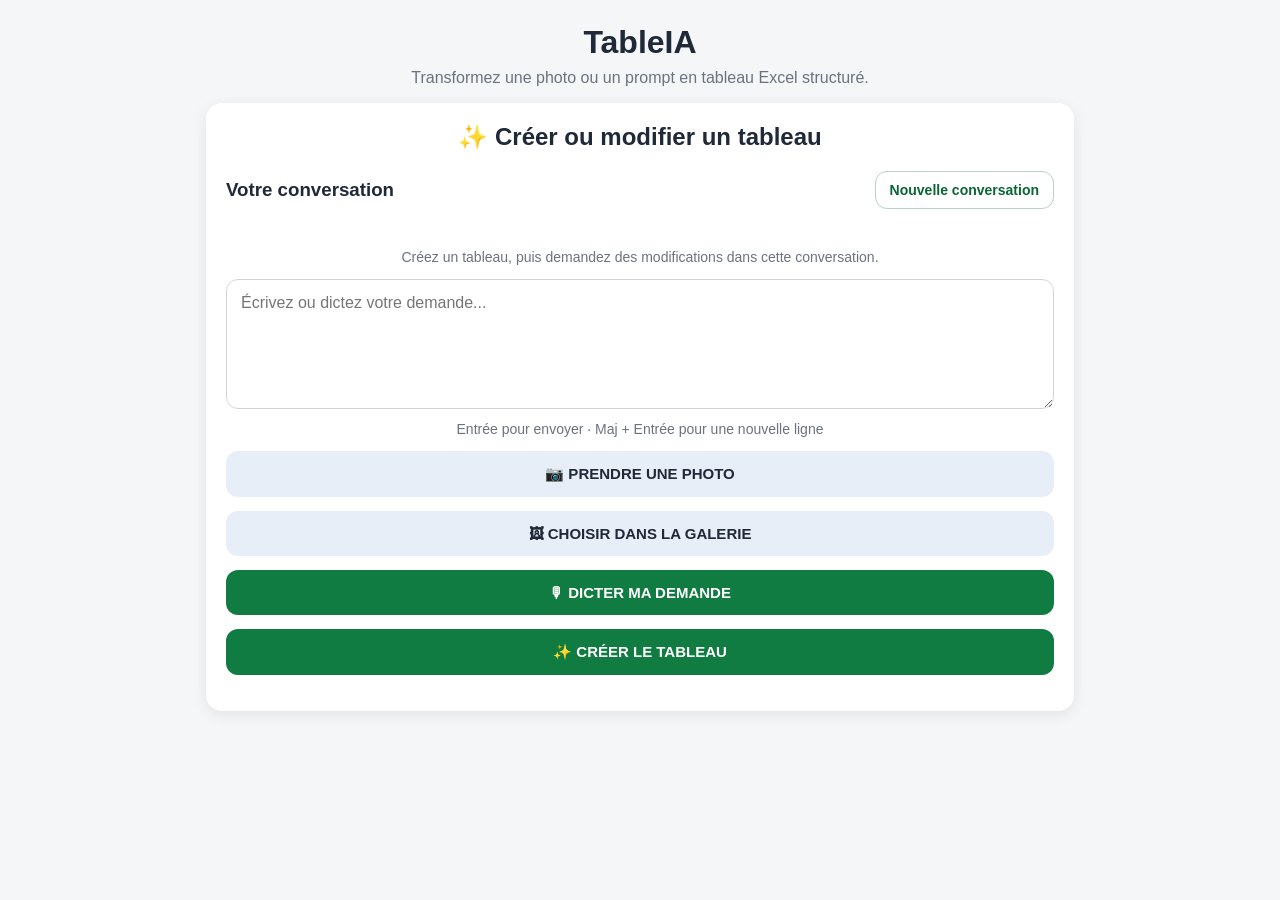
<file: index.html>
<!DOCTYPE html>
<html lang="fr">
<head>
    <meta charset="UTF-8">

    <meta
        name="viewport"
        content="width=device-width, initial-scale=1.0"
    >

    <title>TableIA Excel</title>

    <link
        rel="stylesheet"
        href="style.css?v=20261120-4"
    >
</head>

<body>

    <main class="app">

        <header class="header">

            <h1>TableIA</h1>

            <p>
                Transformez une photo ou un prompt
                en tableau Excel structuré.
            </p>

<section class="card">

    <h2>
        ✨ Créer ou modifier un tableau
    </h2>

    <section id="conversationPanel" class="conversation-panel" aria-label="Votre conversation" hidden>
        <div class="conversation-heading">
            <h3>Votre conversation</h3>
            <button id="newConversationButton" type="button">Nouvelle conversation</button>
        </div>
        <div id="conversationMessages" class="conversation-messages" role="log" aria-live="polite"></div>
        <p id="conversationHint" class="conversation-hint">Créez un tableau, puis demandez des modifications dans cette conversation.</p>
    </section>

    <textarea
        id="textPrompt"
        rows="5"
        placeholder="Écrivez ou dictez votre demande..."
        aria-label="Votre demande pour TableIA"
    ></textarea>

    <p id="sendHint" class="send-hint" hidden>Entrée pour envoyer · Maj + Entrée pour une nouvelle ligne</p>


    <label
        id="cameraButton"
        for="cameraInput"
        class="photo-button"
    >
        📷 PRENDRE UNE PHOTO
    </label>

    <input
        id="cameraInput"
        type="file"
        accept="image/*"
        capture="environment"
    >


    <label
        for="galleryInput"
        class="photo-button"
    >
        🖼 CHOISIR DANS LA GALERIE
    </label>

    <input
        id="galleryInput"
        type="file"
        accept="image/*"
    >


    <img
        id="photoPreview"
        class="photo-preview"
        alt="Aperçu du document"
    >


    <button
        id="voiceButton"
        type="button"
    >
        🎙 DICTER MA DEMANDE
    </button>


    <button
        id="textAnalyzeButton"
        type="button"
    >
        ✨ CRÉER LE TABLEAU
    </button>


    <button
        id="clearPromptButton"
        type="button"
    >
        🧹 EFFACER LA DEMANDE
    </button>

    <p
        id="status"
        class="status"
    ></p>

        </section>

        <section
            id="resultSection"
            class="card result-section"
        >

            <h2>
                Tableau détecté
            </h2>

            <div
                id="tableContainer"
                class="table-container"
            ></div>

<button
    id="undoTableButton"
    type="button"
>
    ↩ ANNULER LA DERNIÈRE MODIFICATION
</button>
            
<button
    id="deleteTableButton"
    type="button"
>
    🗑 SUPPRIMER LE TABLEAU
</button>

<button
    id="insertExcelButton"
    type="button"
    disabled
>
    📊 INSÉRER DANS EXCEL
</button>

        </section>

    </main>

<dialog id="webCameraDialog" class="camera-dialog" aria-labelledby="webCameraTitle">
    <h2 id="webCameraTitle">Prendre une photo</h2>
    <p id="webCameraStatus" role="status">Activation de la caméra…</p>
    <video id="webCameraVideo" autoplay playsinline muted></video>
    <div class="camera-actions">
        <button id="capturePhotoButton" type="button" disabled>📷 Prendre la photo</button>
        <button id="cancelPhotoButton" type="button">Annuler</button>
    </div>
</dialog>

<script src="https://officeapis.public.onecdn.static.microsoft/1/office.js"></script>
<script src="xlsx-export.js?v=20261120-4"></script>
<script src="app.js?v=20261120-4"></script>
</body>
  </html>
</file>
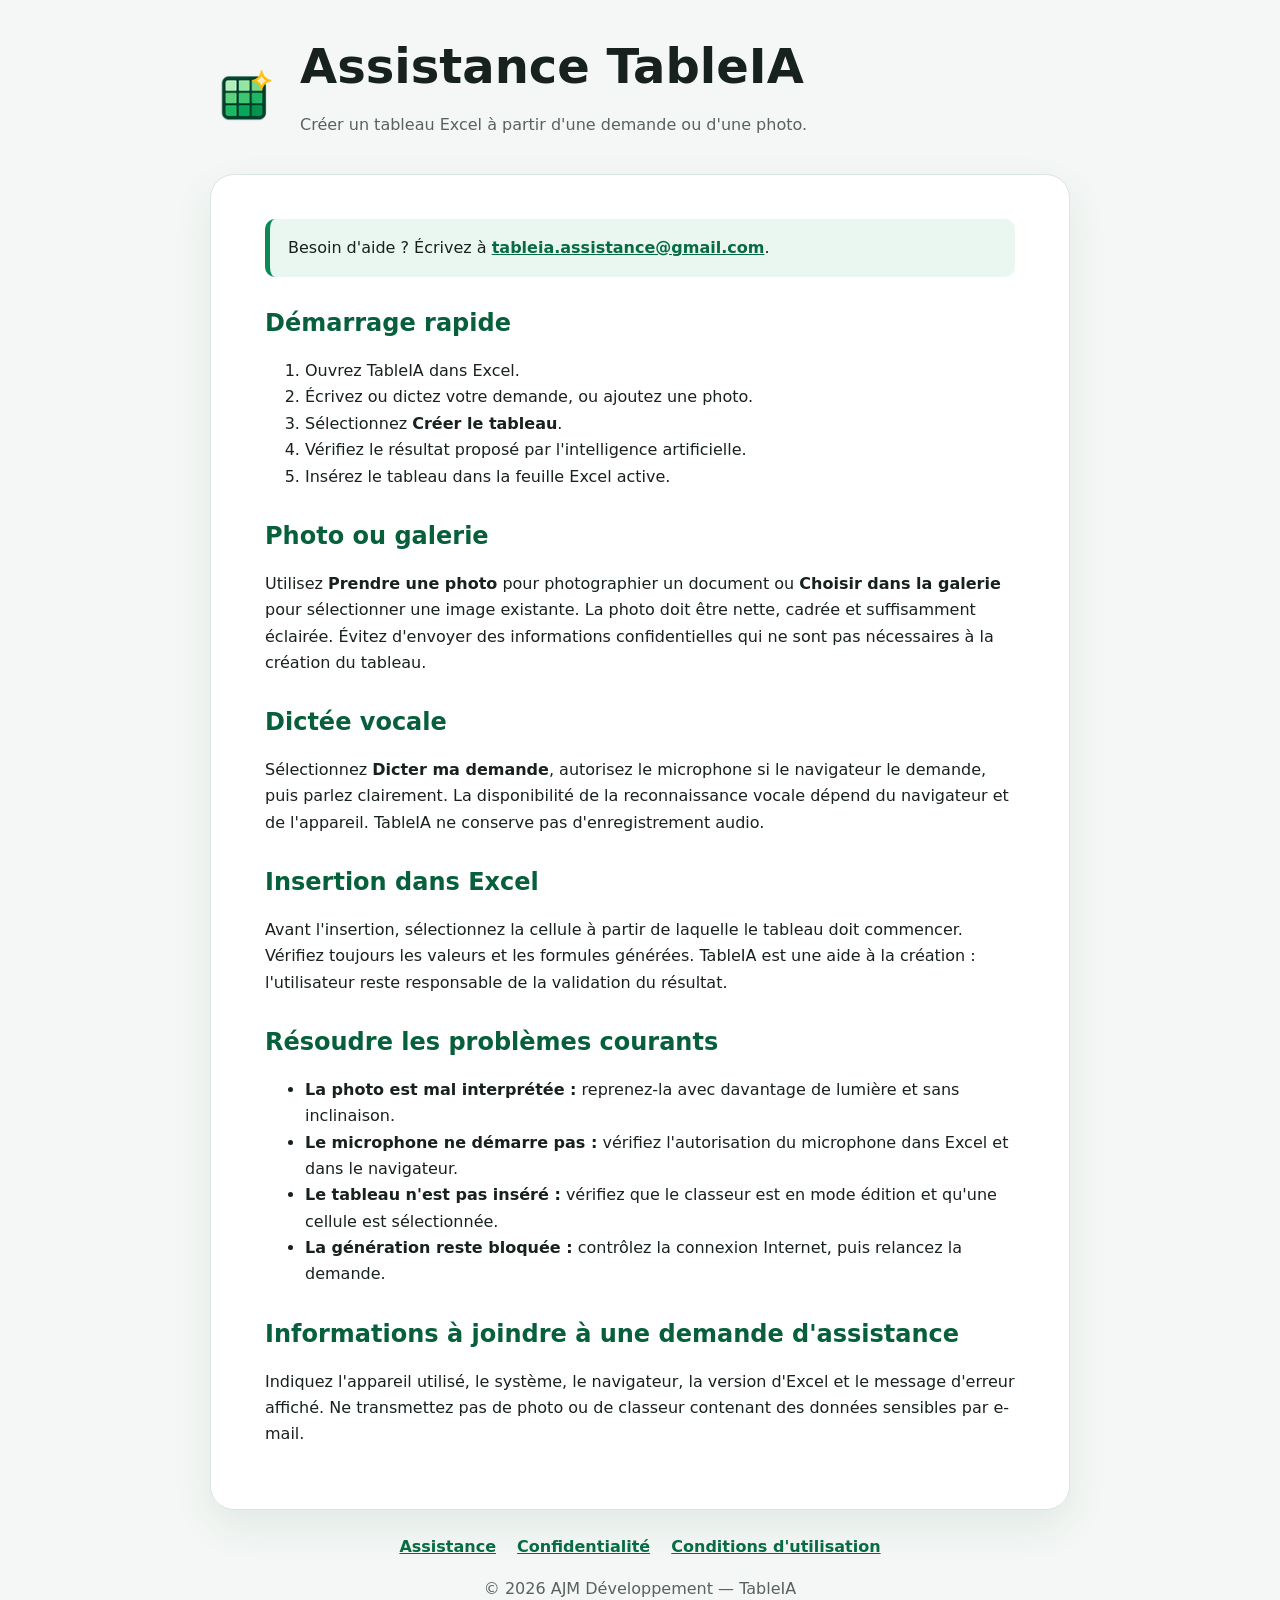
<file: assistance.html>
<!doctype html>
<html lang="fr">
<head>
  <meta charset="utf-8">
  <meta name="viewport" content="width=device-width, initial-scale=1">
  <meta name="description" content="Assistance et mode d'emploi du complément Excel TableIA.">
  <title>Assistance TableIA</title>
  <link rel="stylesheet" href="legal-style.css">
</head>
<body>
  <header>
    <img src="tableia-icon-80.png" alt="Icône TableIA">
    <div>
      <h1>Assistance TableIA</h1>
      <p class="subtitle">Créer un tableau Excel à partir d'une demande ou d'une photo.</p>
    </div>
  </header>

  <main>
    <p class="notice">Besoin d'aide ? Écrivez à <a href="mailto:tableia.assistance@gmail.com">tableia.assistance@gmail.com</a>.</p>

    <h2>Démarrage rapide</h2>
    <ol>
      <li>Ouvrez TableIA dans Excel.</li>
      <li>Écrivez ou dictez votre demande, ou ajoutez une photo.</li>
      <li>Sélectionnez <strong>Créer le tableau</strong>.</li>
      <li>Vérifiez le résultat proposé par l'intelligence artificielle.</li>
      <li>Insérez le tableau dans la feuille Excel active.</li>
    </ol>

    <h2>Photo ou galerie</h2>
    <p>Utilisez <strong>Prendre une photo</strong> pour photographier un document ou <strong>Choisir dans la galerie</strong> pour sélectionner une image existante. La photo doit être nette, cadrée et suffisamment éclairée. Évitez d'envoyer des informations confidentielles qui ne sont pas nécessaires à la création du tableau.</p>

    <h2>Dictée vocale</h2>
    <p>Sélectionnez <strong>Dicter ma demande</strong>, autorisez le microphone si le navigateur le demande, puis parlez clairement. La disponibilité de la reconnaissance vocale dépend du navigateur et de l'appareil. TableIA ne conserve pas d'enregistrement audio.</p>

    <h2>Insertion dans Excel</h2>
    <p>Avant l'insertion, sélectionnez la cellule à partir de laquelle le tableau doit commencer. Vérifiez toujours les valeurs et les formules générées. TableIA est une aide à la création : l'utilisateur reste responsable de la validation du résultat.</p>

    <h2>Résoudre les problèmes courants</h2>
    <ul>
      <li><strong>La photo est mal interprétée :</strong> reprenez-la avec davantage de lumière et sans inclinaison.</li>
      <li><strong>Le microphone ne démarre pas :</strong> vérifiez l'autorisation du microphone dans Excel et dans le navigateur.</li>
      <li><strong>Le tableau n'est pas inséré :</strong> vérifiez que le classeur est en mode édition et qu'une cellule est sélectionnée.</li>
      <li><strong>La génération reste bloquée :</strong> contrôlez la connexion Internet, puis relancez la demande.</li>
    </ul>

    <h2>Informations à joindre à une demande d'assistance</h2>
    <p>Indiquez l'appareil utilisé, le système, le navigateur, la version d'Excel et le message d'erreur affiché. Ne transmettez pas de photo ou de classeur contenant des données sensibles par e-mail.</p>
  </main>

  <footer>
    <a href="assistance.html">Assistance</a>
    <a href="confidentialite.html">Confidentialité</a>
    <a href="conditions.html">Conditions d'utilisation</a>
    <p>© 2026 AJM Développement — TableIA</p>
  </footer>
</body>
</html>
</file>
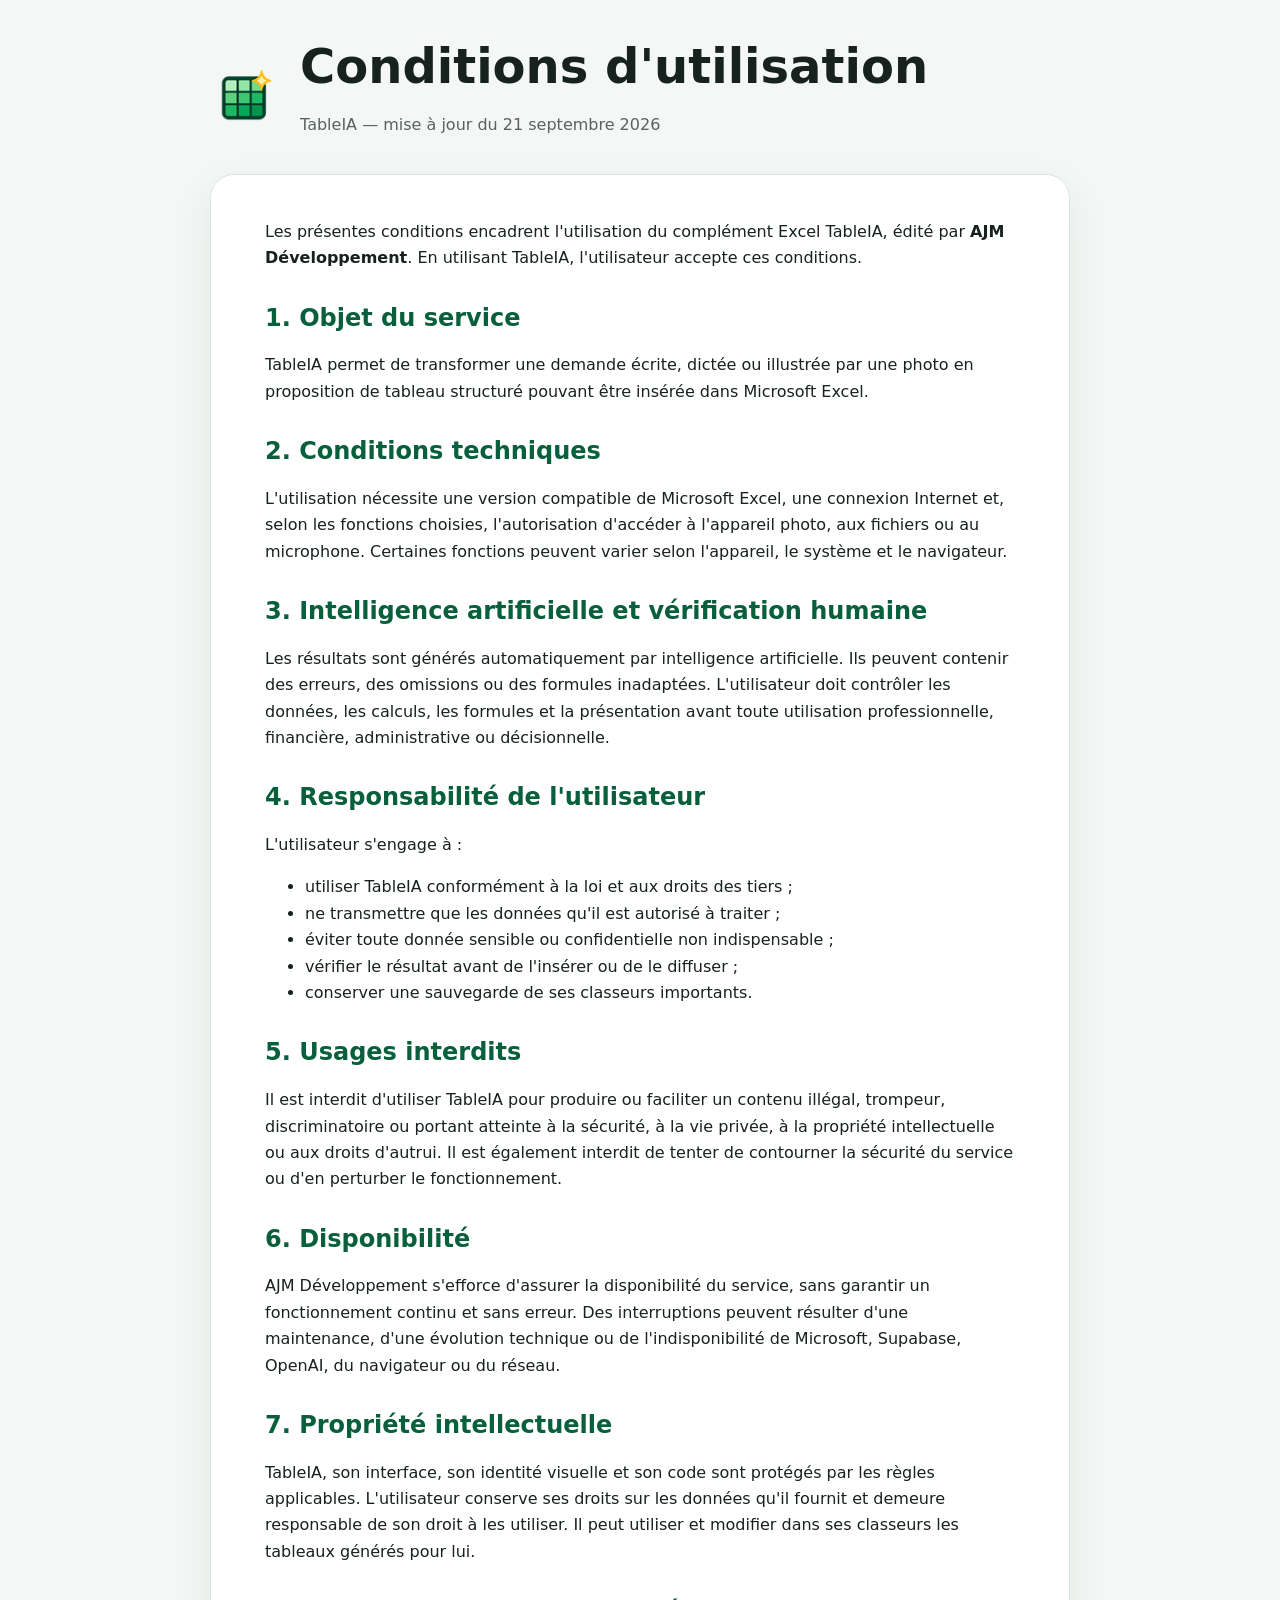
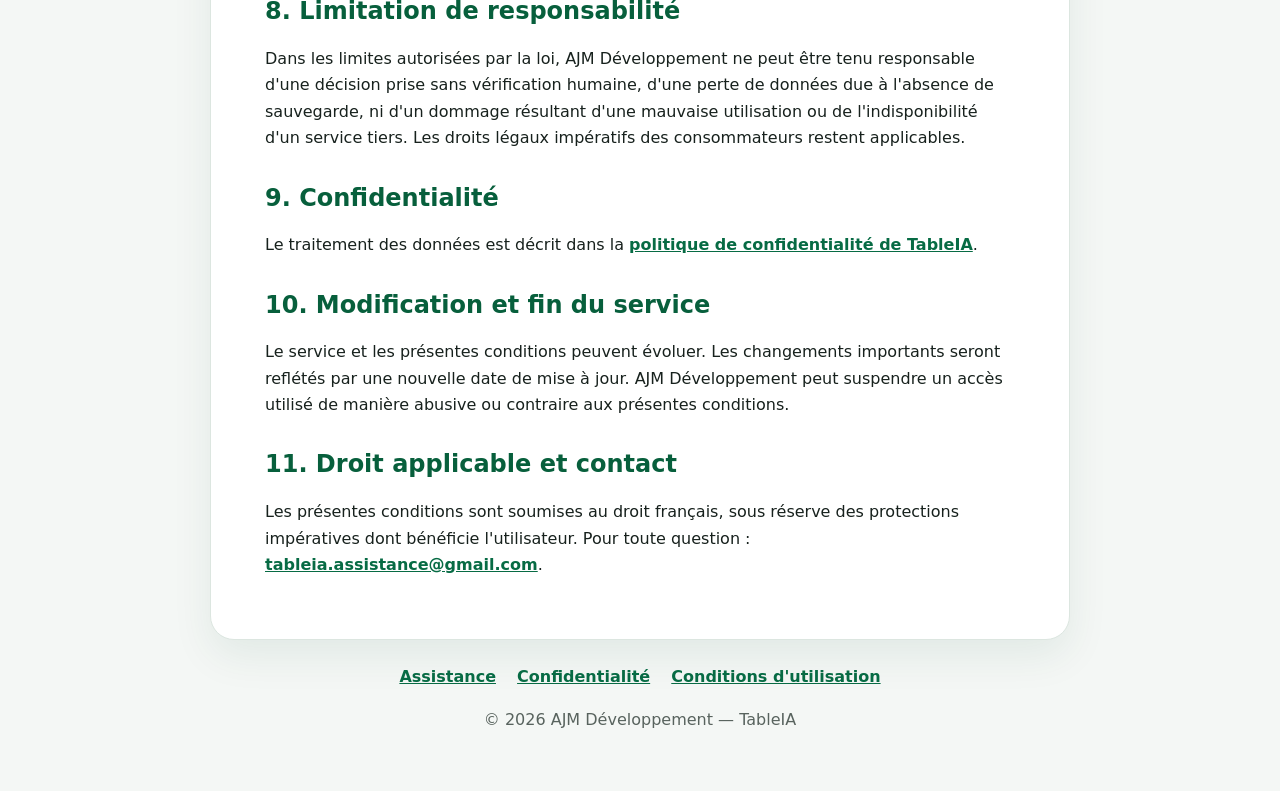
<file: conditions.html>
<!doctype html>
<html lang="fr">
<head>
  <meta charset="utf-8">
  <meta name="viewport" content="width=device-width, initial-scale=1">
  <meta name="description" content="Conditions d'utilisation du complément Excel TableIA.">
  <title>Conditions d'utilisation — TableIA</title>
  <link rel="stylesheet" href="legal-style.css">
</head>
<body>
  <header>
    <img src="tableia-icon-80.png" alt="Icône TableIA">
    <div>
      <h1>Conditions d'utilisation</h1>
      <p class="updated">TableIA — mise à jour du 21 septembre 2026</p>
    </div>
  </header>

  <main>
    <p>Les présentes conditions encadrent l'utilisation du complément Excel TableIA, édité par <strong>AJM Développement</strong>. En utilisant TableIA, l'utilisateur accepte ces conditions.</p>

    <h2>1. Objet du service</h2>
    <p>TableIA permet de transformer une demande écrite, dictée ou illustrée par une photo en proposition de tableau structuré pouvant être insérée dans Microsoft Excel.</p>

    <h2>2. Conditions techniques</h2>
    <p>L'utilisation nécessite une version compatible de Microsoft Excel, une connexion Internet et, selon les fonctions choisies, l'autorisation d'accéder à l'appareil photo, aux fichiers ou au microphone. Certaines fonctions peuvent varier selon l'appareil, le système et le navigateur.</p>

    <h2>3. Intelligence artificielle et vérification humaine</h2>
    <p>Les résultats sont générés automatiquement par intelligence artificielle. Ils peuvent contenir des erreurs, des omissions ou des formules inadaptées. L'utilisateur doit contrôler les données, les calculs, les formules et la présentation avant toute utilisation professionnelle, financière, administrative ou décisionnelle.</p>

    <h2>4. Responsabilité de l'utilisateur</h2>
    <p>L'utilisateur s'engage à :</p>
    <ul>
      <li>utiliser TableIA conformément à la loi et aux droits des tiers ;</li>
      <li>ne transmettre que les données qu'il est autorisé à traiter ;</li>
      <li>éviter toute donnée sensible ou confidentielle non indispensable ;</li>
      <li>vérifier le résultat avant de l'insérer ou de le diffuser ;</li>
      <li>conserver une sauvegarde de ses classeurs importants.</li>
    </ul>

    <h2>5. Usages interdits</h2>
    <p>Il est interdit d'utiliser TableIA pour produire ou faciliter un contenu illégal, trompeur, discriminatoire ou portant atteinte à la sécurité, à la vie privée, à la propriété intellectuelle ou aux droits d'autrui. Il est également interdit de tenter de contourner la sécurité du service ou d'en perturber le fonctionnement.</p>

    <h2>6. Disponibilité</h2>
    <p>AJM Développement s'efforce d'assurer la disponibilité du service, sans garantir un fonctionnement continu et sans erreur. Des interruptions peuvent résulter d'une maintenance, d'une évolution technique ou de l'indisponibilité de Microsoft, Supabase, OpenAI, du navigateur ou du réseau.</p>

    <h2>7. Propriété intellectuelle</h2>
    <p>TableIA, son interface, son identité visuelle et son code sont protégés par les règles applicables. L'utilisateur conserve ses droits sur les données qu'il fournit et demeure responsable de son droit à les utiliser. Il peut utiliser et modifier dans ses classeurs les tableaux générés pour lui.</p>

    <h2>8. Limitation de responsabilité</h2>
    <p>Dans les limites autorisées par la loi, AJM Développement ne peut être tenu responsable d'une décision prise sans vérification humaine, d'une perte de données due à l'absence de sauvegarde, ni d'un dommage résultant d'une mauvaise utilisation ou de l'indisponibilité d'un service tiers. Les droits légaux impératifs des consommateurs restent applicables.</p>

    <h2>9. Confidentialité</h2>
    <p>Le traitement des données est décrit dans la <a href="confidentialite.html">politique de confidentialité de TableIA</a>.</p>

    <h2>10. Modification et fin du service</h2>
    <p>Le service et les présentes conditions peuvent évoluer. Les changements importants seront reflétés par une nouvelle date de mise à jour. AJM Développement peut suspendre un accès utilisé de manière abusive ou contraire aux présentes conditions.</p>

    <h2>11. Droit applicable et contact</h2>
    <p>Les présentes conditions sont soumises au droit français, sous réserve des protections impératives dont bénéficie l'utilisateur. Pour toute question : <a href="mailto:tableia.assistance@gmail.com">tableia.assistance@gmail.com</a>.</p>
  </main>

  <footer>
    <a href="assistance.html">Assistance</a>
    <a href="confidentialite.html">Confidentialité</a>
    <a href="conditions.html">Conditions d'utilisation</a>
    <p>© 2026 AJM Développement — TableIA</p>
  </footer>
</body>
</html>
</file>
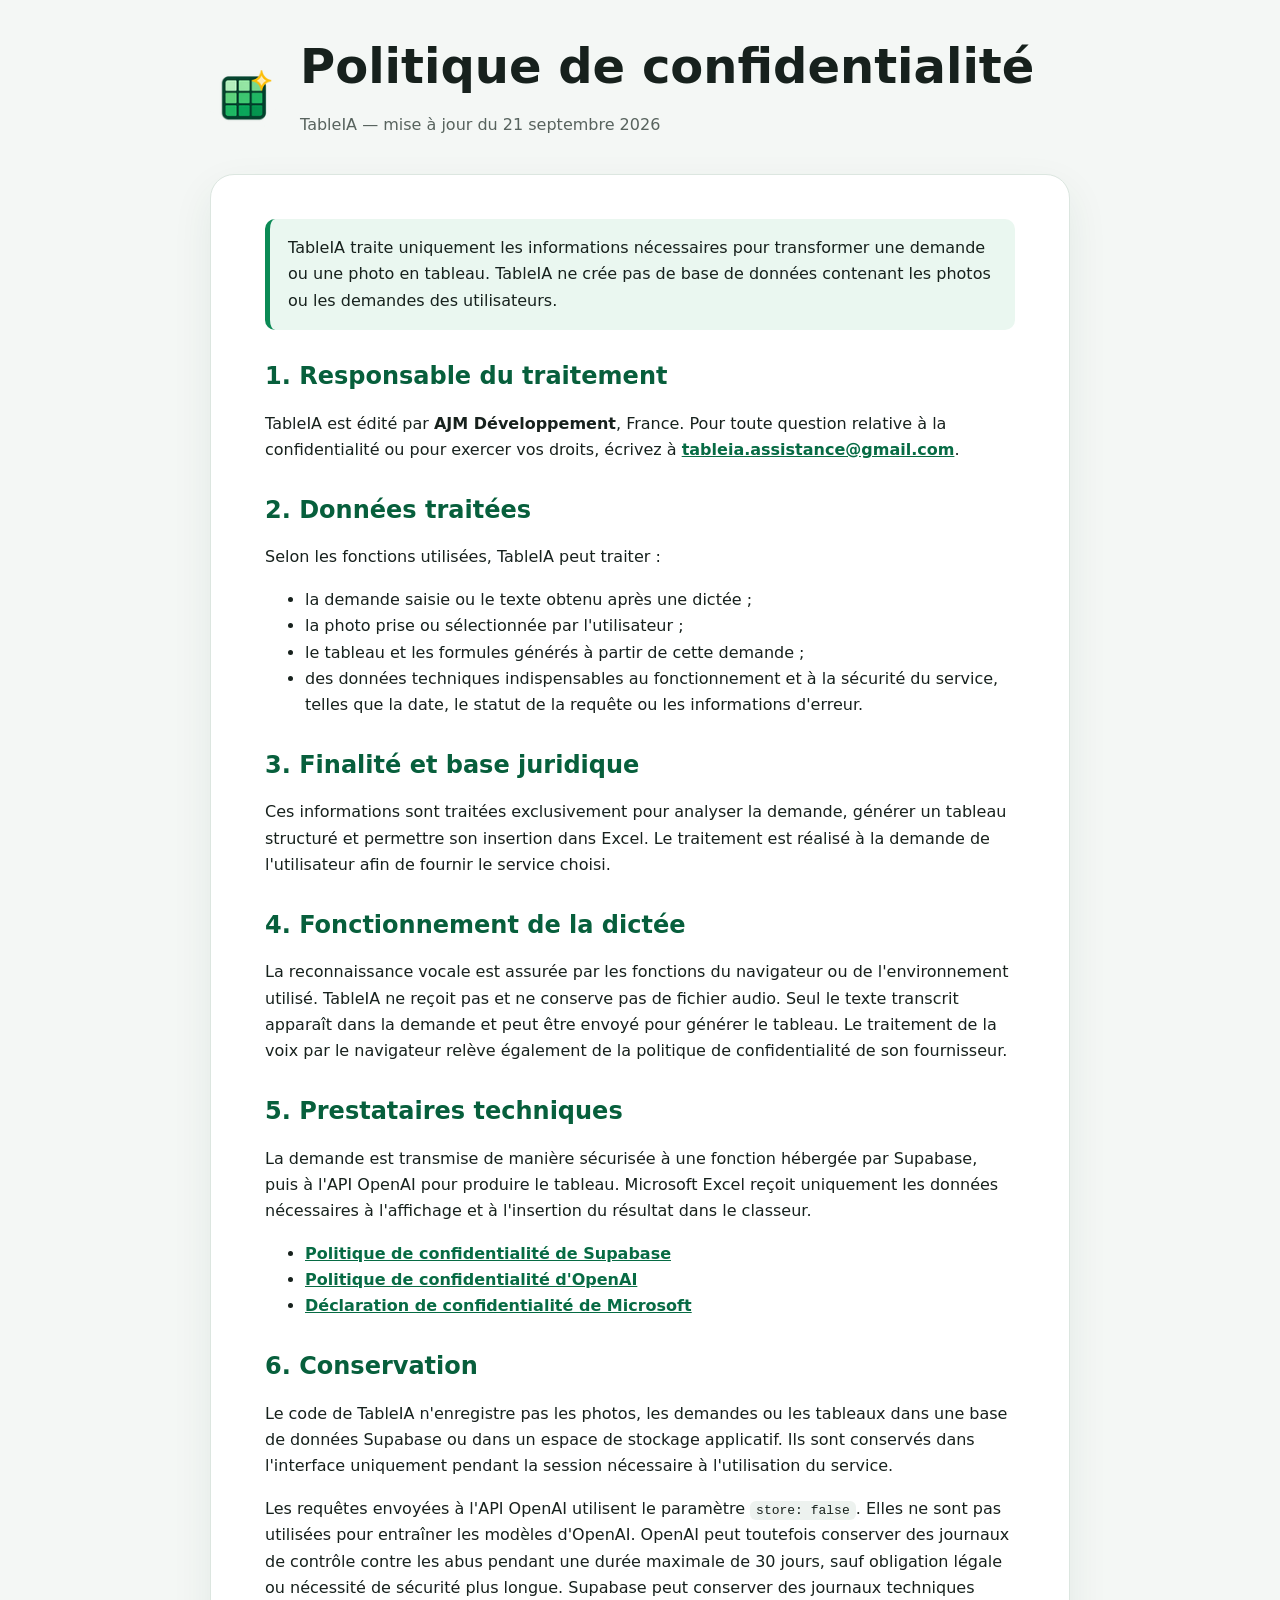
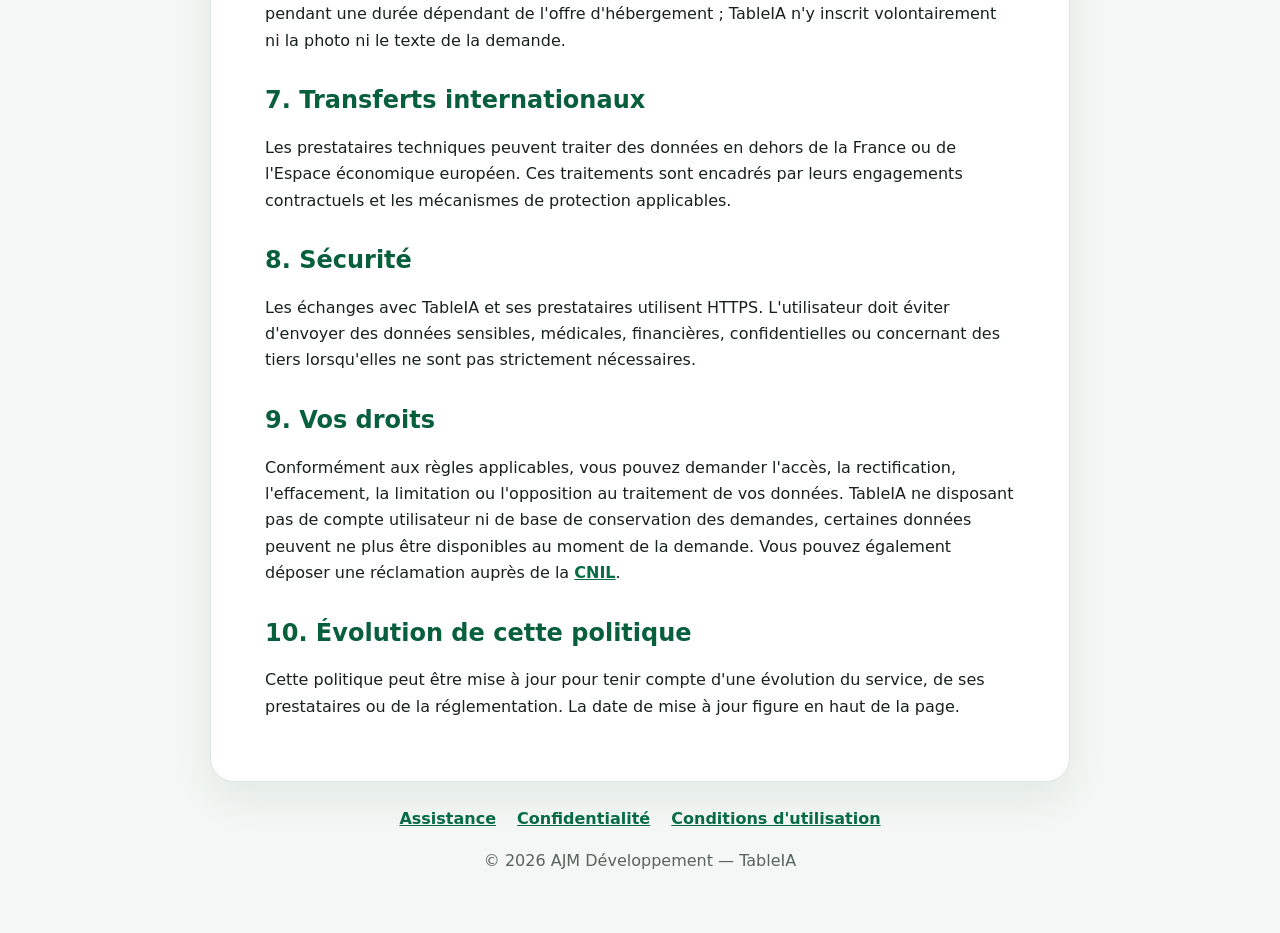
<file: confidentialite.html>
<!doctype html>
<html lang="fr">
<head>
  <meta charset="utf-8">
  <meta name="viewport" content="width=device-width, initial-scale=1">
  <meta name="description" content="Politique de confidentialité du complément Excel TableIA.">
  <title>Politique de confidentialité — TableIA</title>
  <link rel="stylesheet" href="legal-style.css">
</head>
<body>
  <header>
    <img src="tableia-icon-80.png" alt="Icône TableIA">
    <div>
      <h1>Politique de confidentialité</h1>
      <p class="updated">TableIA — mise à jour du 21 septembre 2026</p>
    </div>
  </header>

  <main>
    <p class="notice">TableIA traite uniquement les informations nécessaires pour transformer une demande ou une photo en tableau. TableIA ne crée pas de base de données contenant les photos ou les demandes des utilisateurs.</p>

    <h2>1. Responsable du traitement</h2>
    <p>TableIA est édité par <strong>AJM Développement</strong>, France. Pour toute question relative à la confidentialité ou pour exercer vos droits, écrivez à <a href="mailto:tableia.assistance@gmail.com">tableia.assistance@gmail.com</a>.</p>

    <h2>2. Données traitées</h2>
    <p>Selon les fonctions utilisées, TableIA peut traiter :</p>
    <ul>
      <li>la demande saisie ou le texte obtenu après une dictée ;</li>
      <li>la photo prise ou sélectionnée par l'utilisateur ;</li>
      <li>le tableau et les formules générés à partir de cette demande ;</li>
      <li>des données techniques indispensables au fonctionnement et à la sécurité du service, telles que la date, le statut de la requête ou les informations d'erreur.</li>
    </ul>

    <h2>3. Finalité et base juridique</h2>
    <p>Ces informations sont traitées exclusivement pour analyser la demande, générer un tableau structuré et permettre son insertion dans Excel. Le traitement est réalisé à la demande de l'utilisateur afin de fournir le service choisi.</p>

    <h2>4. Fonctionnement de la dictée</h2>
    <p>La reconnaissance vocale est assurée par les fonctions du navigateur ou de l'environnement utilisé. TableIA ne reçoit pas et ne conserve pas de fichier audio. Seul le texte transcrit apparaît dans la demande et peut être envoyé pour générer le tableau. Le traitement de la voix par le navigateur relève également de la politique de confidentialité de son fournisseur.</p>

    <h2>5. Prestataires techniques</h2>
    <p>La demande est transmise de manière sécurisée à une fonction hébergée par Supabase, puis à l'API OpenAI pour produire le tableau. Microsoft Excel reçoit uniquement les données nécessaires à l'affichage et à l'insertion du résultat dans le classeur.</p>
    <ul>
      <li><a href="https://supabase.com/privacy" rel="noopener noreferrer">Politique de confidentialité de Supabase</a></li>
      <li><a href="https://openai.com/policies/privacy-policy/" rel="noopener noreferrer">Politique de confidentialité d'OpenAI</a></li>
      <li><a href="https://privacy.microsoft.com/privacystatement" rel="noopener noreferrer">Déclaration de confidentialité de Microsoft</a></li>
    </ul>

    <h2>6. Conservation</h2>
    <p>Le code de TableIA n'enregistre pas les photos, les demandes ou les tableaux dans une base de données Supabase ou dans un espace de stockage applicatif. Ils sont conservés dans l'interface uniquement pendant la session nécessaire à l'utilisation du service.</p>
    <p>Les requêtes envoyées à l'API OpenAI utilisent le paramètre <code>store: false</code>. Elles ne sont pas utilisées pour entraîner les modèles d'OpenAI. OpenAI peut toutefois conserver des journaux de contrôle contre les abus pendant une durée maximale de 30 jours, sauf obligation légale ou nécessité de sécurité plus longue. Supabase peut conserver des journaux techniques pendant une durée dépendant de l'offre d'hébergement ; TableIA n'y inscrit volontairement ni la photo ni le texte de la demande.</p>

    <h2>7. Transferts internationaux</h2>
    <p>Les prestataires techniques peuvent traiter des données en dehors de la France ou de l'Espace économique européen. Ces traitements sont encadrés par leurs engagements contractuels et les mécanismes de protection applicables.</p>

    <h2>8. Sécurité</h2>
    <p>Les échanges avec TableIA et ses prestataires utilisent HTTPS. L'utilisateur doit éviter d'envoyer des données sensibles, médicales, financières, confidentielles ou concernant des tiers lorsqu'elles ne sont pas strictement nécessaires.</p>

    <h2>9. Vos droits</h2>
    <p>Conformément aux règles applicables, vous pouvez demander l'accès, la rectification, l'effacement, la limitation ou l'opposition au traitement de vos données. TableIA ne disposant pas de compte utilisateur ni de base de conservation des demandes, certaines données peuvent ne plus être disponibles au moment de la demande. Vous pouvez également déposer une réclamation auprès de la <a href="https://www.cnil.fr/" rel="noopener noreferrer">CNIL</a>.</p>

    <h2>10. Évolution de cette politique</h2>
    <p>Cette politique peut être mise à jour pour tenir compte d'une évolution du service, de ses prestataires ou de la réglementation. La date de mise à jour figure en haut de la page.</p>
  </main>

  <footer>
    <a href="assistance.html">Assistance</a>
    <a href="confidentialite.html">Confidentialité</a>
    <a href="conditions.html">Conditions d'utilisation</a>
    <p>© 2026 AJM Développement — TableIA</p>
  </footer>
</body>
</html>
</file>
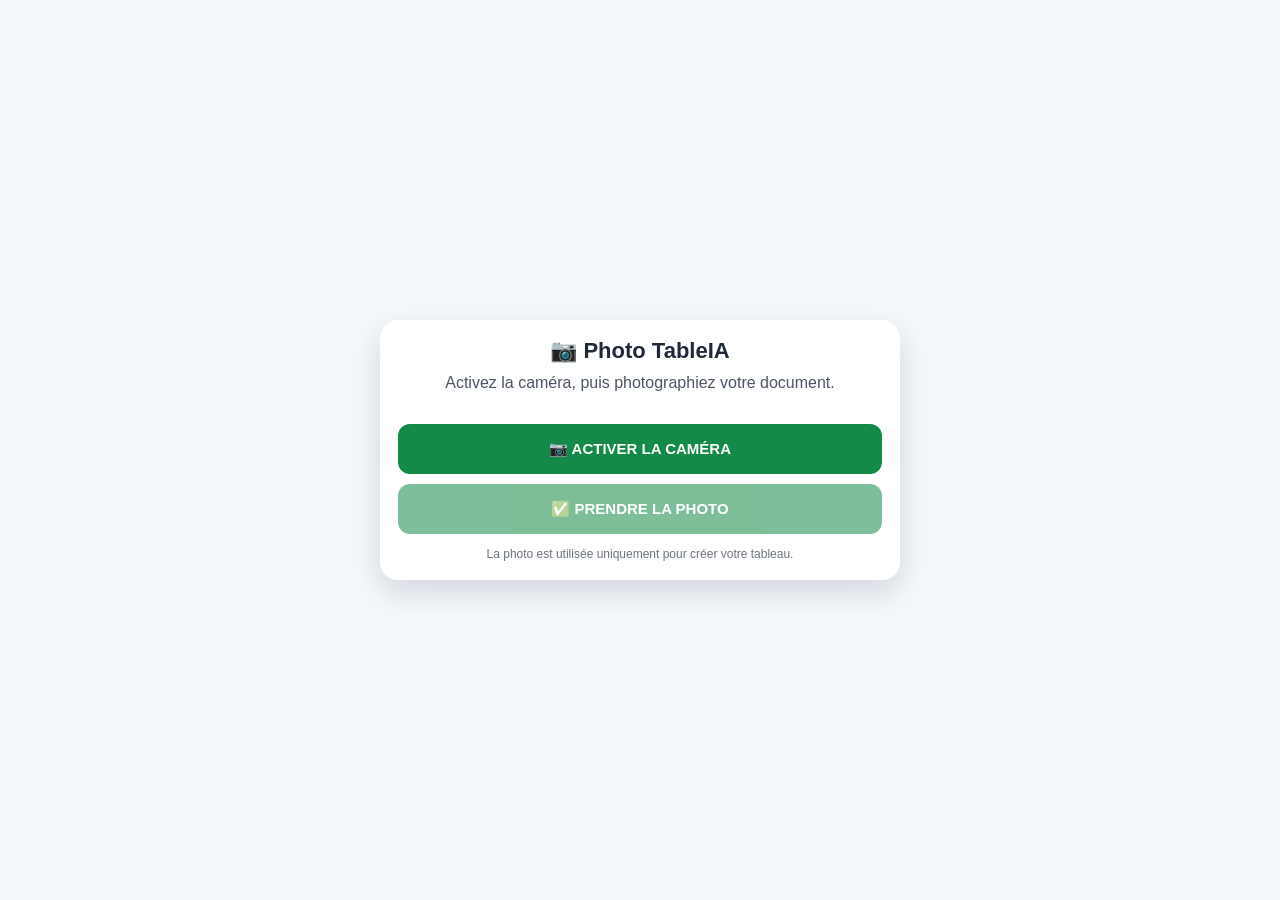
<file: dialog-camera.html>
<!DOCTYPE html>
<html lang="fr">
<head>
    <meta charset="UTF-8">
    <meta
        name="viewport"
        content="width=device-width, initial-scale=1.0"
    >
    <title>Caméra TableIA</title>
    <style>
        * {
            box-sizing: border-box;
        }

        body {
            margin: 0;
            min-height: 100vh;
            display: flex;
            align-items: center;
            justify-content: center;
            padding: 16px;
            background: #f4f7fb;
            color: #1f2937;
            font-family: Arial, sans-serif;
        }

        .dialog-card {
            width: 100%;
            max-width: 520px;
            padding: 18px;
            border-radius: 18px;
            background: #ffffff;
            box-shadow: 0 12px 30px rgba(15, 23, 42, 0.14);
            text-align: center;
        }

        h1 {
            margin: 0 0 8px;
            font-size: 22px;
        }

        #message {
            min-height: 40px;
            margin: 0 0 12px;
            color: #4b5563;
            line-height: 1.35;
        }

        video {
            display: none;
            width: 100%;
            max-height: 48vh;
            margin: 0 0 12px;
            border-radius: 12px;
            background: #111827;
            object-fit: contain;
        }

        .actions {
            display: grid;
            gap: 10px;
        }

        button {
            width: 100%;
            min-height: 50px;
            border: 0;
            border-radius: 12px;
            background: #138a47;
            color: #ffffff;
            font-size: 15px;
            font-weight: 700;
            cursor: pointer;
        }

        button:disabled {
            cursor: default;
            opacity: 0.55;
        }

        .privacy {
            margin: 12px 0 0;
            color: #6b7280;
            font-size: 12px;
            line-height: 1.35;
        }

        canvas {
            display: none;
        }
    </style>
</head>
<body>
    <main class="dialog-card">
        <h1>📷 Photo TableIA</h1>

        <p id="message">
            Activez la caméra, puis photographiez votre document.
        </p>

        <video
            id="cameraPreview"
            autoplay
            muted
            playsinline
        ></video>

        <canvas id="photoCanvas"></canvas>

        <div class="actions">
            <button id="startCameraButton" type="button">
                📷 ACTIVER LA CAMÉRA
            </button>

            <button id="takePhotoButton" type="button" disabled>
                ✅ PRENDRE LA PHOTO
            </button>
        </div>

        <p class="privacy">
            La photo est utilisée uniquement pour créer votre tableau.
        </p>
    </main>

    <script src="https://officeapis.public.onecdn.static.microsoft/1/office.js"></script>
    <script>
        const cameraPreview =
            document.getElementById("cameraPreview");

        const photoCanvas =
            document.getElementById("photoCanvas");

        const startCameraButton =
            document.getElementById("startCameraButton");

        const takePhotoButton =
            document.getElementById("takePhotoButton");

        const message =
            document.getElementById("message");

        let cameraStream = null;
        let officeReady = false;

        function stopCamera() {
            if (!cameraStream) {
                return;
            }

            cameraStream.getTracks().forEach(
                function (track) {
                    track.stop();
                }
            );

            cameraStream = null;
        }

        function cameraErrorMessage(error) {
            const messages = {
                NotAllowedError:
                    "L'accès à la caméra a été refusé. Autorisez-le dans Safari puis réessayez.",
                NotFoundError:
                    "Aucune caméra n'a été détectée sur cet appareil.",
                NotReadableError:
                    "La caméra est déjà utilisée par une autre application.",
                OverconstrainedError:
                    "La caméra ne prend pas en charge les réglages demandés.",
                SecurityError:
                    "Le navigateur a bloqué l'accès sécurisé à la caméra."
            };

            return messages[error?.name] ||
                error?.message ||
                "Impossible d'activer la caméra.";
        }

        function sendToTableIA(payload) {
            if (
                typeof Office === "undefined" ||
                !Office.context ||
                !Office.context.ui ||
                typeof Office.context.ui.messageParent !== "function"
            ) {
                throw new Error(
                    "La communication avec Excel n'est pas disponible."
                );
            }

            Office.context.ui.messageParent(
                JSON.stringify(payload)
            );
        }

        function showError(error) {
            const errorText =
                cameraErrorMessage(error);

            message.textContent =
                "❌ " + errorText;

            startCameraButton.disabled =
                false;

            startCameraButton.textContent =
                "📷 RÉESSAYER";

            takePhotoButton.disabled =
                true;
        }

        if (typeof Office !== "undefined") {
            Office.onReady()
                .then(function () {
                    officeReady = true;
                })
                .catch(function () {
                    showError(
                        new Error(
                            "La fenêtre photo ne peut pas communiquer avec Excel."
                        )
                    );
                });
        }

        if (
            !navigator.mediaDevices ||
            typeof navigator.mediaDevices.getUserMedia !== "function"
        ) {
            startCameraButton.disabled =
                true;

            message.textContent =
                "❌ La caméra n'est pas disponible dans ce navigateur.";
        }

        startCameraButton.addEventListener(
            "click",
            async function () {
                if (!officeReady) {
                    showError(
                        new Error(
                            "Excel termine l'ouverture de la fenêtre. Réessayez dans une seconde."
                        )
                    );
                    return;
                }

                startCameraButton.disabled =
                    true;

                startCameraButton.textContent =
                    "⏳ ACTIVATION...";

                message.textContent =
                    "Autorisez l'accès à la caméra si Safari le demande.";

                stopCamera();

                try {
                    cameraStream =
                                                await navigator.mediaDevices.getUserMedia({
                            audio: false,
                            video: true
                        });

                    cameraPreview.srcObject =
                        cameraStream;

                    cameraPreview.style.display =
                        "block";

                    await cameraPreview.play();

                    message.textContent =
                        "Cadrez le document puis prenez la photo.";

                    startCameraButton.textContent =
                        "📷 CAMÉRA ACTIVE";

                    takePhotoButton.disabled =
                        false;
                } catch (error) {
                    stopCamera();
                    showError(error);
                }
            }
        );

        takePhotoButton.addEventListener(
            "click",
            function () {
                if (
                    !cameraStream ||
                    !cameraPreview.videoWidth ||
                    !cameraPreview.videoHeight
                ) {
                    showError(
                        new Error(
                            "La caméra n'est pas encore prête."
                        )
                    );
                    return;
                }

                takePhotoButton.disabled =
                    true;

                message.textContent =
                    "⏳ Préparation de la photo...";

                const maxSize =
                    1600;

                const ratio =
                    Math.min(
                        1,
                        maxSize / cameraPreview.videoWidth,
                        maxSize / cameraPreview.videoHeight
                    );

                photoCanvas.width =
                    Math.round(
                        cameraPreview.videoWidth * ratio
                    );

                photoCanvas.height =
                    Math.round(
                        cameraPreview.videoHeight * ratio
                    );

                const context =
                    photoCanvas.getContext("2d");

                context.drawImage(
                    cameraPreview,
                    0,
                    0,
                    photoCanvas.width,
                    photoCanvas.height
                );

                const dataUrl =
                    photoCanvas.toDataURL(
                        "image/jpeg",
                        0.82
                    );

                stopCamera();

                message.textContent =
                    "✅ Photo prise en compte.";

                try {
                    sendToTableIA({
                        type: "tableia-camera-photo",
                        dataUrl: dataUrl
                    });
                } catch (error) {
                    showError(error);
                }
            }
        );

        window.addEventListener(
            "beforeunload",
            stopCamera
        );
    </script>
</body>
</html>
</file>
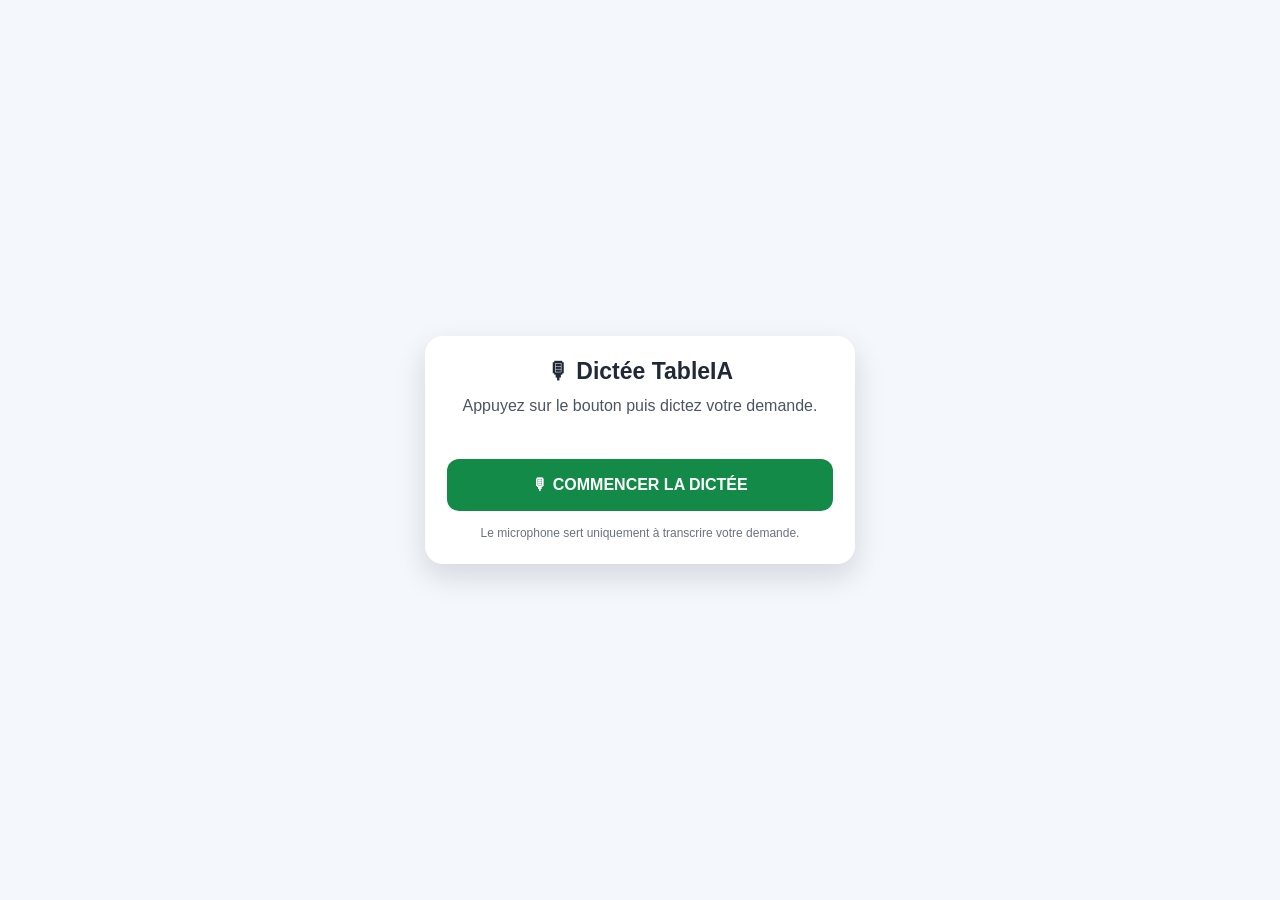
<file: dialog-micro.html>
<!DOCTYPE html>
<html lang="fr">
<head>
    <meta charset="UTF-8">
    <meta
        name="viewport"
        content="width=device-width, initial-scale=1.0"
    >
    <title>Dictée TableIA</title>
    <style>
        * {
            box-sizing: border-box;
        }

        body {
            margin: 0;
            min-height: 100vh;
            display: flex;
            align-items: center;
            justify-content: center;
            padding: 18px;
            background: #f4f7fb;
            color: #1f2937;
            font-family: Arial, sans-serif;
        }

        .dialog-card {
            width: 100%;
            max-width: 430px;
            padding: 22px;
            border-radius: 18px;
            background: #ffffff;
            box-shadow: 0 12px 30px rgba(15, 23, 42, 0.14);
            text-align: center;
        }

        h1 {
            margin: 0 0 10px;
            font-size: 23px;
        }

        #message {
            min-height: 48px;
            margin: 0 0 16px;
            color: #4b5563;
            line-height: 1.4;
        }

        button {
            width: 100%;
            min-height: 52px;
            border: 0;
            border-radius: 12px;
            background: #138a47;
            color: #ffffff;
            font-size: 16px;
            font-weight: 700;
            cursor: pointer;
        }

        button:disabled {
            cursor: default;
            opacity: 0.65;
        }

        .privacy {
            margin: 14px 0 0;
            color: #6b7280;
            font-size: 12px;
            line-height: 1.35;
        }
    </style>
</head>
<body>
    <main class="dialog-card">
        <h1>🎙 Dictée TableIA</h1>

        <p id="message">
            Appuyez sur le bouton puis dictez votre demande.
        </p>

        <button id="startButton" type="button">
            🎙 COMMENCER LA DICTÉE
        </button>

        <p class="privacy">
            Le microphone sert uniquement à transcrire votre demande.
        </p>
    </main>

    <script src="https://officeapis.public.onecdn.static.microsoft/1/office.js"></script>
    <script>
        const startButton =
            document.getElementById("startButton");

        const message =
            document.getElementById("message");

        const SpeechRecognition =
            window.SpeechRecognition ||
            window.webkitSpeechRecognition;

        let recognition = null;
        let officeReady = false;

        function sendToTableIA(payload) {
            if (
                typeof Office === "undefined" ||
                !Office.context ||
                !Office.context.ui ||
                typeof Office.context.ui.messageParent !== "function"
            ) {
                throw new Error(
                    "La communication avec Excel n'est pas disponible."
                );
            }

            Office.context.ui.messageParent(
                JSON.stringify(payload)
            );
        }

        function showError(errorText) {
            message.textContent =
                "❌ " + errorText;

            startButton.disabled =
                false;

            startButton.textContent =
                "🎙 RÉESSAYER";
        }

        function hideListeningMessageAfterTwoSeconds() {
            const listeningMessage =
                "Parlez maintenant. La fenêtre se fermera après la transcription.";

            window.setTimeout(
                function () {
                    if (message.textContent === listeningMessage) {
                        message.textContent =
                            "";
                    }

                    if (
                        startButton.disabled &&
                        startButton.textContent.indexOf("ÉCOUTE EN COURS") !== -1
                    ) {
                        startButton.textContent =
                            "🎙";
                    }
                },
                2000
            );
        }

        if (typeof Office !== "undefined") {
            Office.onReady()
                .then(function () {
                    officeReady = true;
                })
                .catch(function () {
                    showError(
                        "La fenêtre de dictée n'a pas pu communiquer avec Excel."
                    );
                });
        }

        if (!SpeechRecognition) {
            startButton.disabled =
                true;

            startButton.textContent =
                "🎙 DICTÉE NON DISPONIBLE";

            message.textContent =
                "La reconnaissance vocale n'est pas disponible dans ce navigateur.";
        } else {
            startButton.addEventListener(
                "click",
                function () {
                    if (!officeReady) {
                        showError(
                            "Excel termine l'ouverture de la fenêtre. Réessayez dans une seconde."
                        );
                        return;
                    }

                    startButton.disabled =
                        true;

                    startButton.textContent =
                        "🎙 ÉCOUTE EN COURS...";

                    message.textContent =
                        "Parlez maintenant. La fenêtre se fermera après la transcription.";

                    hideListeningMessageAfterTwoSeconds();

                    recognition =
                        new SpeechRecognition();

                    recognition.lang =
                        "fr-FR";

                    recognition.interimResults =
                        false;

                    recognition.continuous =
                        false;

                    recognition.addEventListener(
                        "result",
                        function (event) {
                            const transcript =
                                event.results[0][0].transcript.trim();

                            if (!transcript) {
                                showError(
                                    "Aucun texte n'a été reconnu."
                                );
                                return;
                            }

                            message.textContent =
                                "✅ Transcription terminée.";

                            try {
                                sendToTableIA({
                                    type: "tableia-transcript",
                                    text: transcript
                                });
                            } catch (error) {
                                showError(error.message);
                            }
                        }
                    );

                    recognition.addEventListener(
                        "error",
                        function (event) {
                            const messages = {
                                "not-allowed": "L'accès au microphone a été refusé par le navigateur.",
                                "audio-capture": "Aucun microphone n'est disponible.",
                                "no-speech": "Aucune parole n'a été détectée.",
                                "network": "Le service de reconnaissance vocale est momentanément indisponible."
                            };

                            showError(
                                messages[event.error] ||
                                "Erreur du microphone : " + event.error
                            );
                        }
                    );

                    recognition.addEventListener(
                        "end",
                        function () {
                            if (
                                startButton.disabled &&
                                message.textContent.indexOf("Transcription terminée") === -1
                            ) {
                                showError(
                                    "La dictée s'est arrêtée sans transcription."
                                );
                            }
                        }
                    );

                    try {
                        recognition.start();
                    } catch (error) {
                        showError(
                            error.message ||
                            "Impossible de démarrer la dictée."
                        );
                    }
                }
            );
        }
    </script>
</body>
</html>
</file>
<file: style.css>
* {
    box-sizing: border-box;
}

body {
    margin: 0;
    font-family: Arial, sans-serif;
    background: #f4f6f8;
    color: #1f2937;
}

.app {
    max-width: 720px;
    margin: 0 auto;
    padding: 24px 16px 40px;
}

.header {
    text-align: center;
    margin-bottom: 24px;
}

.header h1 {
    margin: 0;
    font-size: 32px;
}

.header p {
    margin-top: 8px;
    color: #6b7280;
}

.card {
    background: white;
    border-radius: 16px;
    padding: 20px;
    margin-bottom: 20px;
    box-shadow: 0 4px 16px rgba(0, 0, 0, 0.08);
}

.card h2 {
    margin-top: 0;
}

.description {
    color: #6b7280;
    line-height: 1.5;
}

#cameraInput,
#galleryInput {
    display: none;
}

.photo-button,
button {
    display: block;
    width: 100%;
    border: none;
    border-radius: 12px;
    padding: 14px 16px;
    margin-top: 14px;
    font-size: 15px;
    font-weight: bold;
    text-align: center;
    cursor: pointer;
}

.photo-button {
    background: #e8eef7;
    color: #1f2937;
}

button {
    background: #107C41;
    color: white;
}

button:disabled {
    opacity: 0.45;
    cursor: not-allowed;
}

button:active,
.photo-button:active {
    transform: scale(0.97);
}

.photo-preview {
    display: none;
    width: 100%;
    max-height: 360px;
    object-fit: contain;
    margin-top: 16px;
    border-radius: 12px;
    border: 1px solid #d1d5db;
}

.status {
    text-align: center;
    margin-top: 14px;
    font-weight: bold;
}

.result-section {
    display: none;
}

.table-container {
    overflow-x: auto;
    margin-top: 16px;
}

table {
    width: 100%;
    border-collapse: collapse;
    background: white;
}

th,
td {
    border: 1px solid #333333;
    padding: 10px;
    text-align: left;
    white-space: nowrap;
}

th {
    background: #eef2f7;
    font-weight: bold;
  }

table tr:nth-child(even):not(.summary-row) td {
    background: #f8faf9;
}

table .summary-row td {
    background: #e2f0d9;
    font-weight: bold;
    border-top: 2px solid #107c41;
}

#textPrompt {
    width: 100%;
    min-height: 130px;
    padding: 14px;
    border: 1px solid #d1d5db;
    border-radius: 12px;
    font-size: 16px;
    font-family: Arial, sans-serif;
    resize: vertical;
}

#deleteTableButton {
    background: #c62828;
}

#undoTableButton {
    background: #6b7280;
}

.web-conversation .app {
    max-width: 900px;
}

.conversation-panel[hidden],
.send-hint[hidden],
.conversation-hint[hidden] {
    display: none;
}

.conversation-heading {
    display: flex;
    align-items: center;
    justify-content: space-between;
    gap: 12px;
    margin-bottom: 14px;
}

.conversation-heading h3 {
    margin: 0;
}

#newConversationButton {
    width: auto;
    margin: 0;
    padding: 10px 14px;
    background: white;
    border: 1px solid #b9d1c4;
    color: #096534;
    font-size: 14px;
}

.conversation-messages {
    display: flex;
    flex-direction: column;
    gap: 12px;
    max-height: 440px;
    overflow-y: auto;
    padding: 4px 2px 14px;
}

.conversation-message {
    max-width: 90%;
    border-radius: 14px;
    padding: 12px 16px;
    line-height: 1.5;
    white-space: pre-wrap;
    overflow-wrap: anywhere;
}

.conversation-message.user {
    align-self: flex-end;
    background: #e3f3e9;
}

.conversation-message.assistant {
    align-self: flex-start;
    background: #f0f2f5;
}

.conversation-hint,
.send-hint {
    color: #637083;
    font-size: 14px;
}

.send-hint {
    margin: 8px 0 2px;
}

@media (max-width: 600px) {
    .conversation-heading {
        align-items: flex-start;
    }
    #newConversationButton {
        max-width: 48%;
    }
}

.camera-dialog {
    width: min(92vw, 720px);
    max-height: 92vh;
    padding: 22px;
    border: 0;
    border-radius: 16px;
    color: #1f2937;
    background: white;
    box-shadow: 0 16px 48px rgba(0, 0, 0, 0.24);
}

.camera-dialog::backdrop {
    background: rgba(15, 23, 42, 0.72);
}

.camera-dialog h2 {
    margin: 0 0 8px;
}

.camera-dialog p {
    margin: 8px 0 16px;
    color: #475569;
}

#webCameraVideo {
    display: block;
    width: 100%;
    max-height: 62vh;
    background: #111827;
    border-radius: 10px;
    object-fit: contain;
}

.camera-actions {
    display: flex;
    gap: 12px;
}

.camera-actions button {
    flex: 1;
}

#cancelPhotoButton {
    background: #6b7280;
}

@media (max-width: 600px) {
    .camera-actions {
        flex-direction: column;
        gap: 0;
    }
}
</file>
<file: legal-style.css>
:root {
  color-scheme: light;
  font-family: Inter, system-ui, -apple-system, BlinkMacSystemFont, "Segoe UI", sans-serif;
  color: #17211d;
  background: #f4f7f5;
}

* {
  box-sizing: border-box;
}

body {
  margin: 0;
  line-height: 1.65;
}

header,
main,
footer {
  width: min(860px, calc(100% - 32px));
  margin-inline: auto;
}

header {
  display: flex;
  align-items: center;
  gap: 18px;
  padding: 38px 0 20px;
}

header img {
  width: 72px;
  height: 72px;
}

h1,
h2 {
  line-height: 1.2;
}

h1 {
  margin: 0;
  font-size: clamp(2rem, 5vw, 3rem);
}

h2 {
  margin-top: 2rem;
  color: #075f3c;
}

.subtitle,
.updated {
  color: #58635e;
}

main {
  padding: 28px clamp(22px, 5vw, 54px) 45px;
  background: #fff;
  border: 1px solid #dce6e0;
  border-radius: 24px;
  box-shadow: 0 16px 40px rgba(8, 76, 48, 0.08);
}

.notice {
  padding: 16px 18px;
  border-left: 5px solid #0b8a55;
  border-radius: 10px;
  background: #eaf7f0;
}

a {
  color: #076b44;
  font-weight: 650;
}

code {
  padding: 2px 6px;
  border-radius: 6px;
  background: #edf2ef;
}

footer {
  padding: 24px 0 42px;
  text-align: center;
  color: #58635e;
}

footer a {
  margin: 0 8px;
}

@media (max-width: 560px) {
  header {
    align-items: flex-start;
  }

  header img {
    width: 58px;
    height: 58px;
  }

  main {
    border-radius: 18px;
  }
}
</file>
